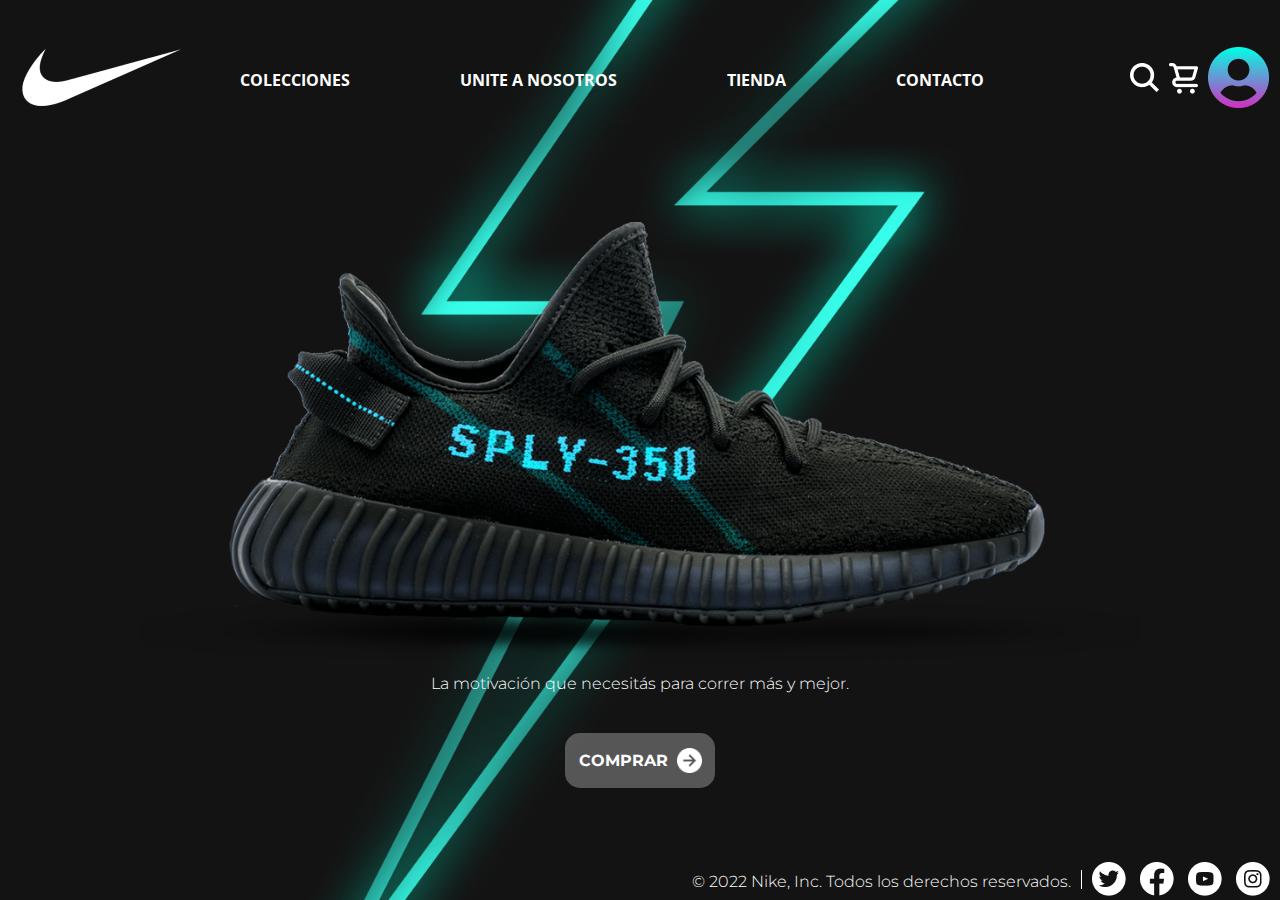
<file: Nike-Storm/index.html>
<!DOCTYPE html>
<html lang="es">
<head>
    <meta charset="UTF-8">
    <meta http-equiv="X-UA-Compatible" content="IE=edge">
    <meta name="viewport" content="width=device-width, initial-scale=1.0">
    <title>Nike Storm</title>
    <link rel="stylesheet" href="./assets/css/style.css">
    <link rel="shortcut icon" href="./assets/img/favicon.png">
    <link rel="preconnect" href="https://fonts.googleapis.com">
    <link rel="preconnect" href="https://fonts.gstatic.com" crossorigin>
    <link href="https://fonts.googleapis.com/css2?family=Montserrat:wght@300;600;700;900&family=Open+Sans:wght@700;800&display=swap" rel="stylesheet">
</head>
<body>
    <header>
        <div class="header">
            <div class="header-nike">
                <a href="index.html" class="header-logo"><img src="assets/img/logo_nike.png" alt="Logo Nike"></a>
            </div>
            <nav>
                <ul class="nav-menu">
                    <li><a href="./pages/coleccion.html">COLECCIONES</a></li>
                    <li><a href="./pages/unite_a_nosotros.html">UNITE A NOSOTROS</a></li>
                    <li><a href="./pages/tienda.html">TIENDA</a></li>
                    <li><a href="./pages/contacto.html">CONTACTO</a></li>
                </ul>
            </nav>
            <div class="header-search">
                <div class="header-shop">
                    <a href="" class="header-lupa"><img src="assets/img/search.png" alt="Lupa"></a>
                    <a href="./pages/tienda.html" class="header-imgshop"><img src="assets/img/shop.png" alt="Tienda Nike"></a>
                    <a href="" class="icon-user"><img src="assets/img/icono_user.png" alt="Icono de usuario"></a>
                </div>
            </div>
        </div>
    </header>
    <main class="main-index">
        <section>
            <div class="main-conteiner">
                <div class="main-snikers">
                    <img src="assets/img/zapatilla_nike.png" alt="Zapatilla Nike Sply 350" class="main-snikers">
                </div>
                <!--<img src="assets/img/flecha1.png" alt="Flecha">
                <img src="assets/img/flecha2.png" alt="Flecha">-->
                <p class="main-message">La motivación que necesitás para correr más y mejor.</p>
                <div class="main-buy">
                    <a href="" class="main-buy1">COMPRAR<img src="assets/img/icono_comprar.png" alt="Flecha comprar"></a>  
                </div>
            </div> 
        </section>  
    </main>
    <footer>
        <div class="footer">
            <div class="footer-text">
                <a href="">© 2022 Nike, Inc. Todos los derechos reservados.</a>
            </div>
            <div class="footer-line">
                <img src="assets/img/linea_footer.png" alt="Linea de separacion del footer">
            </div>
            <div class="footer-icon">
                <a href=""><img src="assets/img/twitter.png" alt="Logo Twitter"></a>
                <a href=""><img src="assets/img/facebook.png" alt="Logo Facebook"></a>
                <a href=""><img src="assets/img/youtube.png" alt="Logo Youtube"></a>
                <a href=""><img src="assets/img/instagram.png" alt="Logo Instagram"></a>
            </div>
        </div>
    </footer>
</body>
</html>
</file>
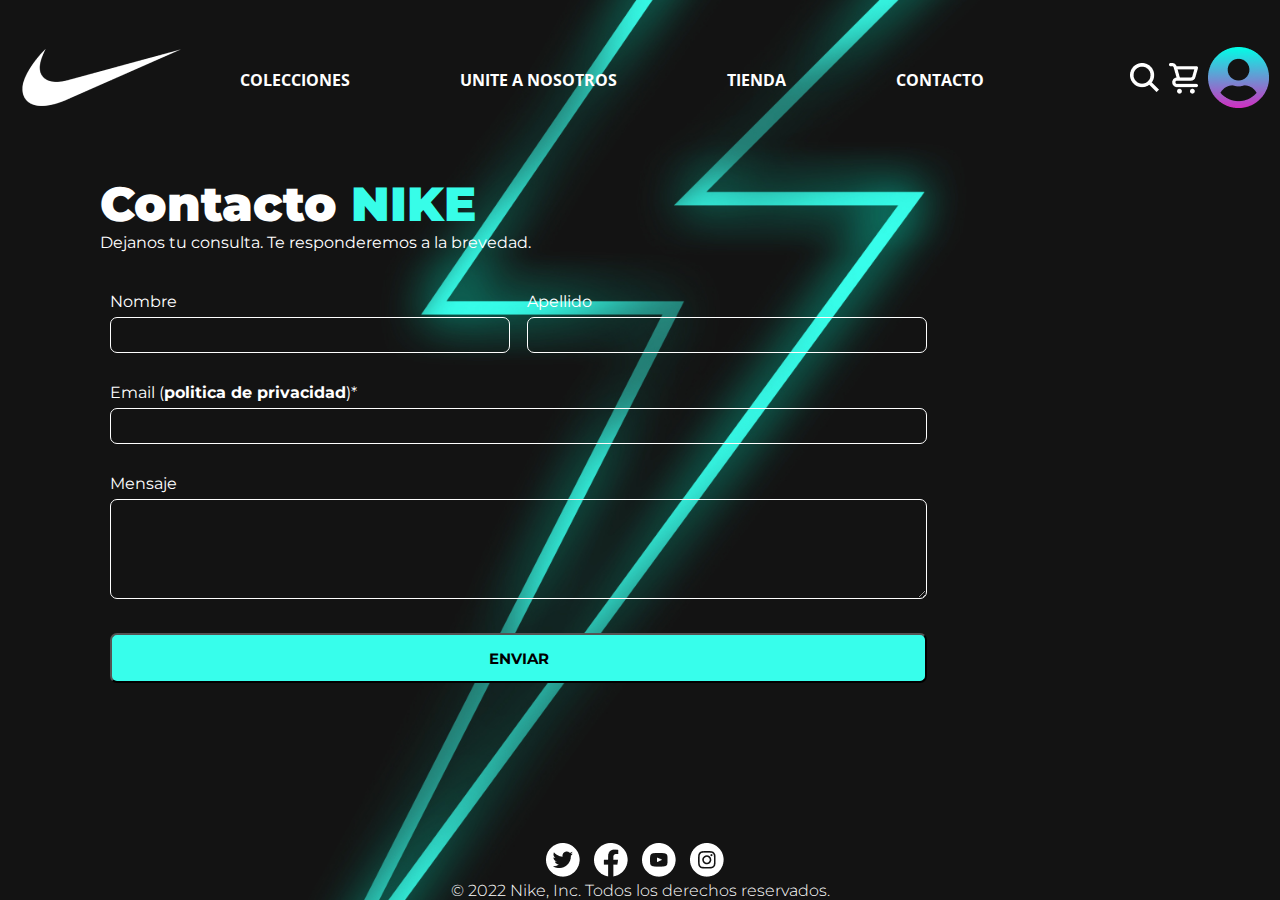
<file: Nike-Storm/pages/contacto.html>
<!DOCTYPE html>
<html lang="es">
<head>
    <meta charset="UTF-8">
    <meta http-equiv="X-UA-Compatible" content="IE=edge">
    <meta name="viewport" content="width=device-width, initial-scale=1.0">
    <title>Nike Storm</title>
    <link rel="stylesheet" href="../assets/css/style.css">
    <link rel="shortcut icon" href="../assets/img/favicon.png">
    <link rel="preconnect" href="https://fonts.googleapis.com">
    <link rel="preconnect" href="https://fonts.gstatic.com" crossorigin>
    <link href="https://fonts.googleapis.com/css2?family=Montserrat:wght@300;600;700;900&family=Open+Sans:wght@700;800&display=swap" rel="stylesheet">
</head>

<body>
    <header>
        <div class="header">
            <div class="header-nike">
                <a href="../index.html" class="header-logo"><img src="../assets/img/logo_nike.png" alt="Logo Nike"></a>
            </div>
            <nav>
                <ul class="nav-menu">
                    <li><a href="coleccion.html">COLECCIONES</a></li>
                    <li><a href="unite_a_nosotros.html">UNITE A NOSOTROS</a></li>
                    <li><a href="tienda.html">TIENDA</a></li>
                    <li><a href="contacto.html">CONTACTO</a></li>
                </ul>
            </nav>
            <div class="header-search">
                <div class="header-shop">
                    <a href="" class="header-lupa"><img src="../assets/img/search.png" alt="Lupa"></a>
                    <a href="tienda.html" class="header-imgshop"><img src="../assets/img/shop.png" alt="Tienda Nike"></a>
                    <a href="" class="icon-user"><img src="../assets/img/icono_user.png" alt="Icono de usuario"></a>
                </div>
            </div>
        </div>
    </header>
    <main class="main-contact">
        <section>
            <div class="main-text--contact">
                <h2>Contacto <span>NIKE</span></h2>
                <p>Dejanos tu consulta. Te responderemos a la brevedad.</p>
            </div>
            <div class="form-contact">
                <form action="">
                <div class="form-name">
                    <div>
                        <label for="nombre">
                            <div class="form-nombre1">
                                <span>Nombre</span>
                            </div>
                            <input type="text" id="nombre" required>
                        </label>
                    </div>
                    <div class="form-gap">
                        <label for="apellido">
                            <div class="form-surname1">
                                <span>Apellido</span>
                            </div>
                            <input type="text" id="apellido" required>
                        </label>
                    </div>
                </div>
                    <div class="form-email">
                        <label for="email">
                            <div class="email">
                                <p>Email (<span>politica de privacidad</span>)*</p>
                            </div>
                            <input type="email" id="email" required>
                        </label>
                    </div>
                    <div class="form-message">
                        <div>
                        <label for="mensaje">
                            <div class="form-paragraph">
                                <p>Mensaje</p>
                            </div>
                            <textarea name="" id="mensaje" cols="30" rows="10" required></textarea>
                        </label>
                    </div>
                    <div class="form-submit">
                        <input type="submit" value="ENVIAR">
                    </div>
                </form>
            </div>
        </section>      
    </main>
    <footer>
        <div class="footer1">
            <a href="">© 2022 Nike, Inc. Todos los derechos reservados.</a>    
            <div class="footer-icon1">
                <a href=""><img src="../assets/img/twitter.png" alt="Logo Twitter"></a>
                <a href=""><img src="../assets/img/facebook.png" alt="Logo Facebook"></a>
                <a href=""><img src="../assets/img/youtube.png" alt="Logo Youtube"></a>
                <a href=""><img src="../assets/img/instagram.png" alt="Logo Instagram"></a>
            </div>
        </div>
    </footer>
</body>
</html>
</file>
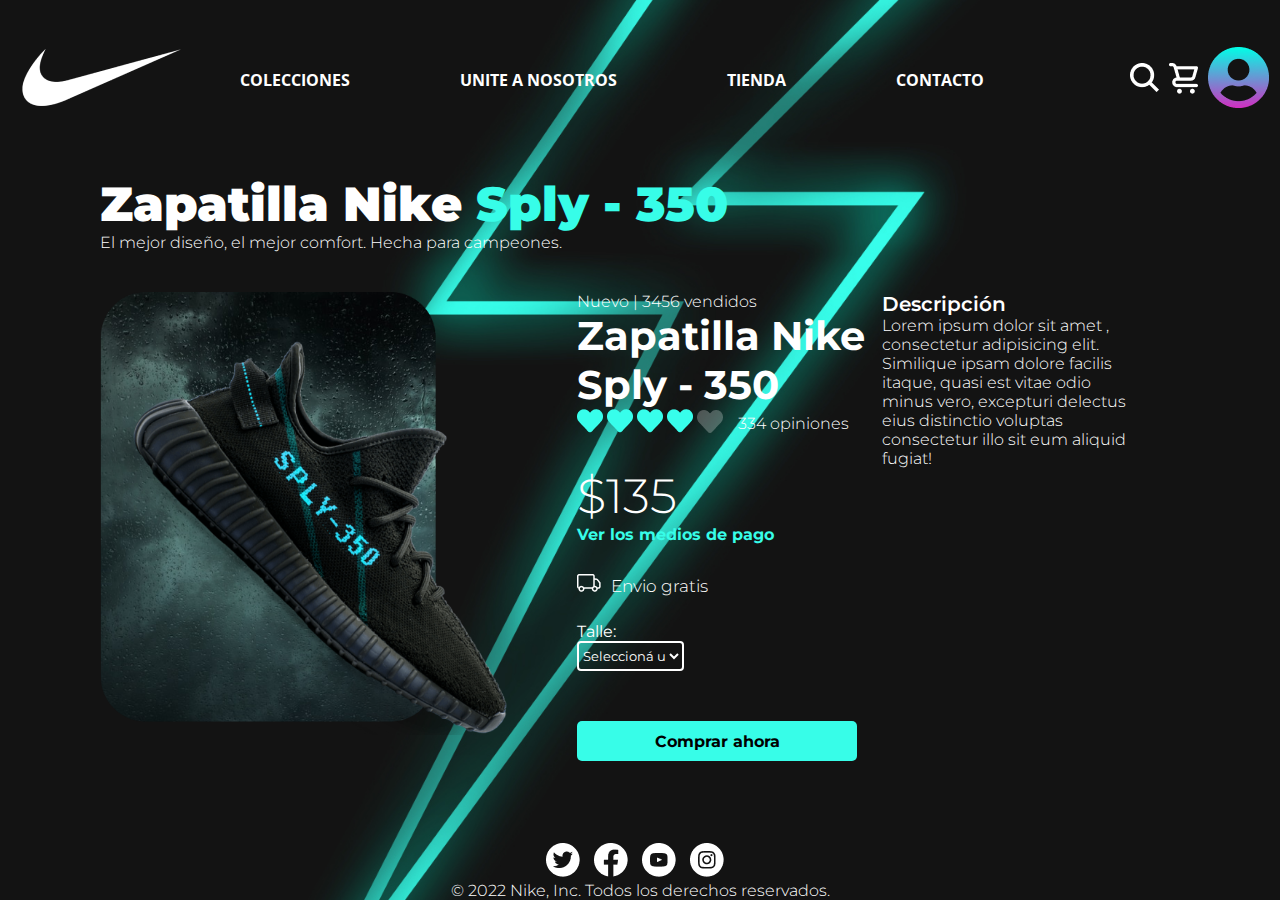
<file: Nike-Storm/pages/tienda.html>
<!DOCTYPE html>
<html lang="es">
<head>
    <meta charset="UTF-8">
    <meta http-equiv="X-UA-Compatible" content="IE=edge">
    <meta name="viewport" content="width=device-width, initial-scale=1.0">
    <title>Nike Storm</title>
    <link rel="stylesheet" href="../assets/css/style.css">
    <link rel="shortcut icon" href="../assets/img/favicon.png">
    <link rel="preconnect" href="https://fonts.googleapis.com">
    <link rel="preconnect" href="https://fonts.gstatic.com" crossorigin>
    <link href="https://fonts.googleapis.com/css2?family=Montserrat:wght@300;600;700;900&family=Open+Sans:wght@700;800&display=swap" rel="stylesheet">
</head>

<body>
    <header>
        <div class="header">
            <div class="header-nike">
                <a href="../index.html" class="header-logo"><img src="../assets/img/logo_nike.png" alt="Logo Nike"></a>
            </div>
            <nav>
                <ul class="nav-menu">
                    <li><a href="coleccion.html">COLECCIONES</a></li>
                    <li><a href="unite_a_nosotros.html">UNITE A NOSOTROS</a></li>
                    <li><a href="tienda.html">TIENDA</a></li>
                    <li><a href="contacto.html">CONTACTO</a></li>
                </ul>
            </nav>
            <div class="header-search">
                <div class="header-shop">
                    <a href="" class="header-lupa"><img src="../assets/img/search.png" alt="Lupa"></a>
                    <a href="tienda.html" class="header-imgshop"><img src="../assets/img/shop.png" alt="Tienda Nike"></a>
                    <a href="" class="icon-user"><img src="../assets/img/icono_user.png" alt="Icono de usuario"></a>
                </div>
            </div>
        </div>
    </header>
    <main class="main-shop">
        <section>
            <div class="main-shop--text">
                <h2>Zapatilla Nike <span>Sply - 350</span></h2>
                <p>El mejor diseño, el mejor comfort. Hecha para campeones.</p>
            </div>
            <div class="main-shop1">
                <div class="main-shop--image">
                    <img src="../assets/img/tienda_zapatilla.png" alt="Zapatilla Nike Sply 350">
                </div>
                <div class="main-shop2">
                    <p>Nuevo | 3456 vendidos</p>
                    <h3>Zapatilla Nike Sply - 350 </h3>
                    <div class="main-shop3">
                        <div>
                            <a href=""><img src="../assets/img/corazonon.png" alt=""></a>
                            <a href=""><img src="../assets/img/corazonon.png" alt=""></a>
                            <a href=""><img src="../assets/img/corazonon.png" alt=""></a>
                            <a href=""><img src="../assets/img/corazonon.png" alt=""></a>
                            <a href=""><img src="../assets/img/corazonoff.png" alt=""></a>
                        </div>
                        <p>334 opiniones</p>
                    </div>
                    <div class="main-shop4">
                        <p>$135</p>
                        <a href="">Ver los medios de pago</a>
                        <div class="main-shop5">
                            <p><img src="../assets/img/envio_logo.png" alt="">Envio gratis</p>
                        </div>
                    </div>
                    <div class="form-shop">
                        <form action="">
                                <legend>Talle:</legend>
                                <select name="form-talle" class="form-select">
                                    <option selected disabled value="inicio">Seleccioná una opción</option>
                                    <option value="talle1">35</option>
                                    <option value="talle2">37</option>
                                    <option value="talle3">38</option>
                                </select>
                        </form>
                    </div>
                    <div class="main-shop6">
                        <a href="">Comprar ahora</a>
                    </div>
                </div>
                <div class="main-shop7">
                    <h4>Descripción</h4>
                    <p>Lorem ipsum <span>dolor sit amet , consectetur adipisicing elit. Similique ipsam dolore facilis itaque, quasi est vitae odio minus vero, excepturi delectus eius distinctio voluptas consectetur illo sit eum aliquid fugiat!</span></p>
                </div>
            </div>
        </section>
    </main>
    <footer>
        <div class="footer1">
            <a href="">© 2022 Nike, Inc. Todos los derechos reservados.</a>    
            <div class="footer-icon1">
                <a href=""><img src="../assets/img/twitter.png" alt="Logo Twitter"></a>
                <a href=""><img src="../assets/img/facebook.png" alt="Logo Facebook"></a>
                <a href=""><img src="../assets/img/youtube.png" alt="Logo Youtube"></a>
                <a href=""><img src="../assets/img/instagram.png" alt="Logo Instagram"></a>
            </div>
        </div>
    </footer>
</body>
</html>
</file>
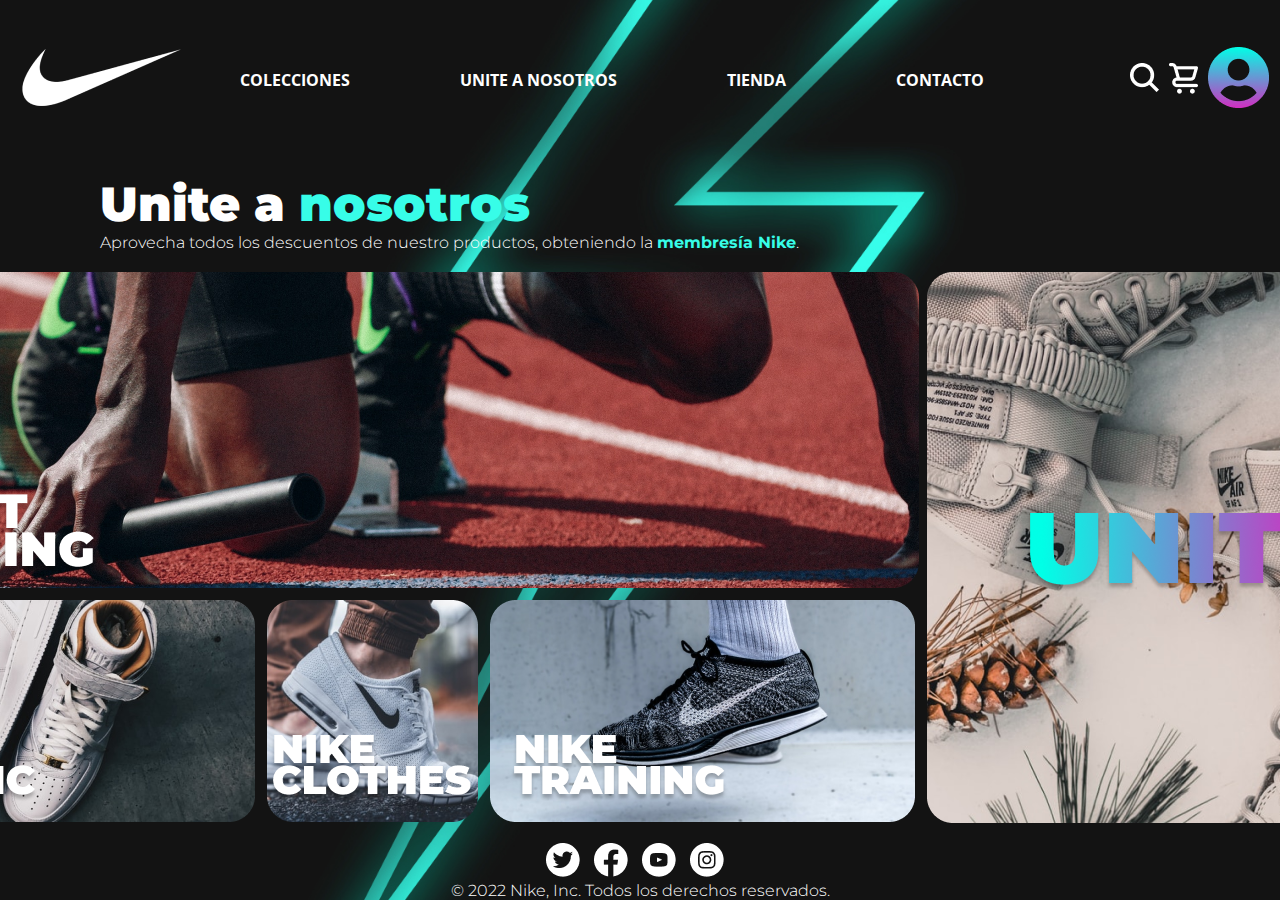
<file: Nike-Storm/pages/unite_a_nosotros.html>
<!DOCTYPE html>
<html lang="es">
<head>
    <meta charset="UTF-8">
    <meta http-equiv="X-UA-Compatible" content="IE=edge">
    <meta name="viewport" content="width=device-width, initial-scale=1.0">
    <title>Nike Storm</title>
    <link rel="stylesheet" href="../assets/css/style.css">
    <link rel="shortcut icon" href="../assets/img/favicon.png">
    <link rel="preconnect" href="https://fonts.googleapis.com">
    <link rel="preconnect" href="https://fonts.gstatic.com" crossorigin>
    <link href="https://fonts.googleapis.com/css2?family=Montserrat:wght@300;600;700;900&family=Open+Sans:wght@700;800&display=swap" rel="stylesheet">
</head>

<body>
    <header>
        <div class="header">
            <div class="header-nike">
                <a href="../index.html" class="header-logo"><img src="../assets/img/logo_nike.png" alt="Logo Nike"></a>
            </div>
            <nav>
                <ul class="nav-menu">
                    <li><a href="coleccion.html">COLECCIONES</a></li>
                    <li><a href="unite_a_nosotros.html">UNITE A NOSOTROS</a></li>
                    <li><a href="tienda.html">TIENDA</a></li>
                    <li><a href="contacto.html">CONTACTO</a></li>
                </ul>
            </nav>
            <div class="header-search">
                <div class="header-shop">
                    <a href="" class="header-lupa"><img src="../assets/img/search.png" alt="Lupa"></a>
                    <a href="tienda.html" class="header-imgshop"><img src="../assets/img/shop.png" alt="Tienda Nike"></a>
                    <a href="" class="icon-user"><img src="../assets/img/icono_user.png" alt="Icono de usuario"></a>
                </div>
            </div>
        </div>
    </header>
    <main class="main-join">
        <section class="join">
            <h2>Unite a <span>nosotros</span></h2>
            <p class="join-text">Aprovecha todos los descuentos de nuestro productos, obteniendo la <span>membresía Nike</span>.</p>
            <div class="join-conteiner">
                <div class="article1">
                    <a href="">
                        <img src="../assets/img/foto1.png" alt="Nike Sport Running" class="article-img1">
                    </a>
                </div>
                <div class="article2">
                    <a href="">
                        <img src="../assets/img/foto2.png" alt="Nike Classic" class="article-img2">
                    </a>
                </div>
                <div class="article3">
                    <a href="">
                        <img src="../assets/img/foto3.png" alt="Nike Clothes" class="article-img3">
                    </a>
                </div>
                <div class="article4">
                    <a href="">
                        <img src="../assets/img/foto4.png" alt="Nike Training" class="article-img4">
                    </a>
                </div>
                <div class="article5">
                    <a href="">
                        <img src="../assets/img/foto5.png" alt="Unite boton" class="article-img5">
                    </a>
                </div>
            </div>
        </section>
    </main>
    <footer>
        <div class="footer1">
            <a href="">© 2022 Nike, Inc. Todos los derechos reservados.</a>    
            <div class="footer-icon1">
                <a href=""><img src="../assets/img/twitter.png" alt="Logo Twitter"></a>
                <a href=""><img src="../assets/img/facebook.png" alt="Logo Facebook"></a>
                <a href=""><img src="../assets/img/youtube.png" alt="Logo Youtube"></a>
                <a href=""><img src="../assets/img/instagram.png" alt="Logo Instagram"></a>
            </div>
        </div>
    </footer>
</body>
</html>
</file>
<file: Nike-Storm/assets/css/style.css>
*{
    margin: 0;
    padding: 0;
    text-decoration: none;
    list-style: none;
    box-sizing: border-box;
}

body{
    background-image: url(../img/Fondo2.jpg);
    background-position: center;
    background-size: cover;
    background-repeat: no-repeat;
    background-attachment: fixed;
}


/*---------Pagina INDEX---------*//*---------Pagina INDEX---------*//*---------Pagina INDEX---------*/
/*---------Pagina INDEX---------*//*---------Pagina INDEX---------*//*---------Pagina INDEX---------*/
/*---------Pagina INDEX---------*//*---------Pagina INDEX---------*//*---------Pagina INDEX---------*/


.header{
    display: flex;
    flex-direction: row;
    justify-content: space-between;
    margin-top: 45px;
    align-items: center;
}
.header-nike{
    display: flex;    
    justify-content: space-between;
    padding-left: 17px;
}
.header-shop{
    display: flex;
    align-items: center;
    flex-direction: row;
    justify-content: center;
}
.header-shop a{
padding-right: 10px;
}
header nav ul{
    list-style: none;
    display: flex;
    justify-content: center; 
}
header nav ul  li{
    padding-left: 10px;
    padding-right: 100px;
}
header nav ul a{
    font-family: 'Open Sans', sans-serif;
    color: white;
    font-weight: 700;
    text-decoration: none;
}
.main-index{
    font-family: 'Montserrat', sans-serif;
    color: white;
    text-align: center;
    padding-top: 100px;
}
.main-conteiner{
    min-height: calc(100vh - 218px - );
}
.main-snikers img{
    width: 1000px;
}
.main-message{
    color: white;
    font-weight: 300;
    text-align: center;
}
.main-buy{
    display: flex;
    justify-content: center;
    text-decoration: none;
    margin-top: 40px;
}
.main-buy a{
    color: white;
    font-weight: 700;
    width: 150px;
    height: 55px;
    border-radius: 15px;
    background-color: #d9d9d957;
    display: flex;
    justify-content: center;
    align-items: center;
}
.main-buy img{
    width: 25px;
    height: 25px;
    margin-left: 9px;
}

/*----------FOOTER----------*//*----------FOOTER----------*//*----------FOOTER----------*/

.footer{
    display: flex;
    justify-content: flex-end;
    margin-right: 17px;
    align-items: center;
    position: absolute;
    bottom: 0;
    left: 0;
    right: 0;
    height: auto;
    width: 100vw;
    padding-top: 123px;
    color: #fff;
}
.footer-text a{
    font-family: 'Montserrat', sans-serif;
    color: white;
    font-weight: 300;
    text-align: right;
    text-decoration: none;
}
.footer-line{
    margin-left: 10px;
    margin-right: 10px;
}
.footer-icon a{
    margin-right: 10px;
}

/*---------Pagina COLECCIÓN---------*//*---------Pagina COLECCIÓN---------*//*---------Pagina COLECCIÓN---------*/
/*---------Pagina COLECCIÓN---------*//*---------Pagina COLECCIÓN---------*//*---------Pagina COLECCIÓN---------*/
/*---------Pagina COLECCIÓN---------*//*---------Pagina COLECCIÓN---------*//*---------Pagina COLECCIÓN---------*/


.main-coleccion{
    font-family: 'Montserrat', sans-serif;
    color: white;
    margin-top: 60px;
}
.main p{
    text-align: start;
    margin-left: 100px;
    font-weight: 300;
}
.coleccion{
    display: flex;
    align-items: center;
}
.coleccion h2{
    text-align: start;
    font-weight: 900;
    font-size: 48px;
    margin-left: 100px;
}
.coleccion a{
    margin-top: 12px;
    margin-left: 30px;
}
.coleccion span{
    color: #37FEEB;
}
.coleccion-conteiner{
    display: flex;
    flex-direction: row;
    padding-left: 120px;
    margin-top: 30px;
}
.coleccion-article{
    display: flex;
    flex-direction: column;
    margin-right: 48px;
    
}

.coleccion-article p{
    font-weight: 700;
    font-size: 24px;
    text-align: start;
}
.coleccion-heart{
    position: absolute;
    margin-left: 200px;
    margin-top: 25px;
}
.coleccion-article span{
    line-height: 27px;
    display: block;
}
.coleccion-price{
    margin-top: 18px;
    display: flex;
    justify-content: space-between;
    align-items: center;
}
.coleccion-price p{
    font-weight: 900;
    font-size: 37px;
    
}
.coleccion-done a{
    color: rgb(0, 0, 0);
    font-weight: 700;
    width: 100px;
    height: 40px;
    border-radius: 20px;
    background-color: #37FDE8;
    display: flex;
    justify-content: center;
    align-items: center;

}

/*---------FOOTER---------*//*---------FOOTER---------*//*---------FOOTER---------*/

.footer1{
    display: flex;
    justify-content: center;
    flex-direction: column-reverse;
    margin-right: 0px;
    align-items: center;
    position: absolute;
    bottom: 0;
    left: 0;
    right: 0;
    height: auto;
    width: 100vw;
    margin-top: 123px;
    color: #fff;
}
.footer1 a{
    font-family: 'Montserrat', sans-serif;
    color: white;
    font-weight: 300;
    text-align: right;
    text-decoration: none;
}
.footer-icon1{
    margin-bottom: 0px;
}
.footer-icon1 a{
    margin-right: 10px;
}


/*---------Pagina UNITE A NOSOTROS---------*//*---------Pagina UNITE A NOSOTROS---------*//*---------Pagina UNITE A NOSOTROS---------*/
/*---------Pagina UNITE A NOSOTROS---------*//*---------Pagina UNITE A NOSOTROS---------*//*---------Pagina UNITE A NOSOTROS---------*/
/*---------Pagina UNITE A NOSOTROS---------*//*---------Pagina UNITE A NOSOTROS---------*//*---------Pagina UNITE A NOSOTROS---------*/


.main-join{
    font-family: 'Montserrat', sans-serif;
    color: white;
    margin-top: 60px;
}
.join{
    font-family: 'Montserrat', sans-serif;
}
.join h2{
    font-weight: 900;
    font-size: 48px;
    text-align: start;
    margin-left: 100px;
}
.join span{
    color: #37FDE8;
}
.join-text span{
    font-weight: 700;
}
.join p{
    font-weight: 300;
    text-align: start;
    margin-left: 100px;
}
.join-conteiner{
    display: grid;
    grid-template-columns: 425px 211px 425px 524px;
    grid-template-rows: 316px 222px;
    column-gap: 12px;
    row-gap: 12px;
    grid-template-areas: "article1 article1 article1 article5"
                        "article2 article3 article4 article5";
    justify-content: center;
    margin-top: 20px;
}
.article1{
    grid-area: article1;
}
.article2{
    grid-area: article2;
}
.article3{
    grid-area: article3;
}
.article4{
    grid-area: article4;
}
.article5{
    grid-area: article5;
}


/*---------Pagina TIENDA---------*//*---------Pagina TIENDA---------*//*---------Pagina TIENDA---------*/
/*---------Pagina TIENDA---------*//*---------Pagina TIENDA---------*//*---------Pagina TIENDA---------*/
/*---------Pagina TIENDA---------*//*---------Pagina TIENDA---------*//*---------Pagina TIENDA---------*/


.main-shop{
    font-family: 'Montserrat', sans-serif;
    color: white;
    margin-top: 60px;
}
.main-shop--text h2{
    margin-left: 100px;
    font-weight: 900;
    font-size: 48px;
}
.main-shop--text span{
    color: #37FDE8;
}
.main-shop--text p{
    margin-left: 100px;
}
.main-shop a{
    color: white;
    font-weight: 700;
}
.main-shop h3{
    font-weight: 700;
    font-size: 40px;
}
.main-shop h4{
    font-weight: 600;
    font-size: 20px;
}
.main-shop p{
    font-weight: 300;
}
.main-shop1{
    display: flex;
    margin-top: 40px;
    margin-left: 100px;
}
.main-shop--image img{
    width: 407px;
}
.main-shop2{
    margin-left: 70px;
    width: 2000px;
}
.main-shop3{
    display: flex;
    align-items: center;
}
.main-shop3 p{
    margin-left: 15px;
}
.main-shop4 p{
    font-size: 48px;
    margin-top: 30px;
}
.main-shop4 a{
    color: #37FDE8;
}
.main-shop5{
    margin-top: 0.1px;
    margin-bottom: 26px;
}
.main-shop5 p{
    font-size: 17px;
}
.main-shop5 img{
    margin-right: 10px;
}
.form-select{
    font-family: 'Montserrat', sans-serif;
    color: rgb(255, 255, 255);
    width: 35%;
    height: 30px;
    background: #00000000;
    border-radius: 4px;
    border: 2px solid white;
    font-size: 13px;
}
.form-select option{
    background: #222222;
}
.main-shop6 a{
    margin-top: 50px;
    color: rgb(0, 0, 0);
    font-weight: 700;
    width: 280px;
    height: 40px;
    border-radius: 5px;
    background-color: #37FDE8;
    display: flex;
    justify-content: center;
    align-items: center;
}
.main-shop7{
    margin-right: 150px;
}

/*---------Pagina CONTACTO---------*//*---------Pagina CONTACTO---------*//*---------Pagina CONTACTO---------*/
/*---------Pagina CONTACTO---------*//*---------Pagina CONTACTO---------*//*---------Pagina CONTACTO---------*/
/*---------Pagina CONTACTO---------*//*---------Pagina CONTACTO---------*//*---------Pagina CONTACTO---------*/


.main-contact{
    font-family: 'Montserrat', sans-serif;
    color: white;
    margin-top: 60px;
}
.main-text--contact{
    margin-left: 100px;
}
.main-text--contact h2{
    font-weight: 900;
    font-size: 48px;
}
.main-text--contact span{
    color: #37FDE8;
}
.form-contact{
    display: flex;
    margin-left: 110px;
    margin-top: 40px;
}
.form-name{
    display: flex;
    flex-direction: row;
}
.form-name input{
    font-family: 'Montserrat', sans-serif;
    color: rgb(255, 255, 255);
    width: 400px;
    height: 36px;
    background: #00000000;
    border-radius: 7px;
    border: 1px solid white;
    font-size: 15px;
}
.form-nombre1{
    margin-bottom: 6px;
}
.form-surname1{
    margin-bottom: 6px;
}
.form-gap{
    margin-left: 17px;
}
.form-email{
    margin-top: 30px;
}
.email{
    margin-bottom: 6px;
}
.email span{
    font-weight: 700;
}
.form-email input{
    font-family: 'Montserrat', sans-serif;
    color: rgb(255, 255, 255);
    width: 817px;
    height: 36px;
    background: #00000000;
    border-radius: 7px;
    border: 1px solid white;
    font-size: 15px;
}

.form-message{
    margin-top: 30px;
}
.form-paragraph{
    margin-bottom: 6px;
}
.form-message textarea{
    font-family: 'Montserrat', sans-serif;
    color: rgb(255, 255, 255);
    width: 817px;
    height: 100px;
    background: #00000000;
    border-radius: 7px;
    border: 1px solid white;
    font-size: 15px;
}
.form-submit{
    margin-top: 30px;
}
.form-submit input{
    font-family: 'Montserrat', sans-serif;
    color: rgb(0, 0, 0);
    width: 817px;
    height: 50px;
    background: #37FEEB;
    border-radius: 7px;
    font-size: 15px;
    font-weight: 700;
}

/*RANGO PARA NOTEBOOKS*//*RANGO PARA NOTEBOOKS*//*RANGO PARA NOTEBOOKS*/
/*RANGO PARA NOTEBOOKS*//*RANGO PARA NOTEBOOKS*//*RANGO PARA NOTEBOOKS*/

@media(max-width:1200px){
    .header{
        display: flex;
        flex-direction: row;
        justify-content: space-between;
        margin-top: 45px;
        align-items: center;
    }
    .header-nike{
        display: flex;    
        justify-content: space-between;
        padding-left: 17px;
    }
    .header-shop{
        display: flex;
        align-items: center;
        flex-direction: row;
        justify-content: center;
    }
    .header-shop a{
    padding-right: 10px;
    }
    header nav ul{
        list-style: none;
        display: flex;
        justify-content: center; 
    }
    header nav ul  li{
        padding-left: 10px;
        padding-right: 100px;
    }
    header nav ul a{
        font-family: 'Open Sans', sans-serif;
        color: white;
        font-weight: 700;
        text-decoration: none;
    }
    .main-index{
        font-family: 'Montserrat', sans-serif;
        color: white;
        text-align: center;
        padding-top: 50px;
    }
    .main-conteiner{
        min-height: calc(100vh - 218px );
    }
    .main-snikers img{
        width: 1000px;
    }
    .main-message{
        color: white;
        font-weight: 300;
        text-align: center;
    }
    .main-buy{
        display: flex;
        justify-content: center;
        text-decoration: none;
        margin-top: 65px;
    }
    .main-buy a{
        color: white;
        font-weight: 700;
        width: 150px;
        height: 55px;
        border-radius: 15px;
        background-color: #d9d9d957;
        display: flex;
        justify-content: center;
        align-items: center;
    }
    .main-buy img{
        width: 25px;
        height: 25px;
        margin-left: 9px;
    }
    
    /*----------FOOTER----------*//*----------FOOTER----------*//*----------FOOTER----------*/
    
    .footer{
        display: flex;
        justify-content: flex-end;
        margin-right: 17px;
        align-items: center;
        position: absolute;
        bottom: 0;
        left: 0;
        right: 0;
        height: auto;
        width: 100vw;
        padding-top: 123px;
        color: #fff;
    }
    .footer-text a{
        font-family: 'Montserrat', sans-serif;
        color: white;
        font-weight: 300;
        text-align: right;
        text-decoration: none;
    }
    .footer-line{
        margin-left: 10px;
        margin-right: 10px;
    }
    .footer-icon a{
        margin-right: 10px;
    }
    
    /*---------Pagina COLECCIÓN---------*//*---------Pagina COLECCIÓN---------*//*---------Pagina COLECCIÓN---------*/
    /*---------Pagina COLECCIÓN---------*//*---------Pagina COLECCIÓN---------*//*---------Pagina COLECCIÓN---------*/
    /*---------Pagina COLECCIÓN---------*//*---------Pagina COLECCIÓN---------*//*---------Pagina COLECCIÓN---------*/
    
    .main-coleccion{
        font-family: 'Montserrat', sans-serif;
        color: white;
        margin-top: 60px;
    }
    .main p{
        text-align: start;
        margin-left: 30px;
        font-weight: 300;
        font-size: 14px;
    }
    .coleccion{
        display: flex;
        align-items: center;
    }
    .coleccion h2{
        text-align: start;
        font-weight: 900;
        font-size: 28px;
        margin-left: 30px;
    }
    .coleccion a{
        margin-top: 12px;
        margin-left: 10px;
        width: 10px;
    }
    .coleccion span{
        color: #37FEEB;
    }
    .coleccion-conteiner{
        display: grid;
        grid-template-columns: auto auto auto;
        grid-template-rows: auto auto;
        padding-left: 0px;
        justify-content: center;
        row-gap: 20px;
        column-gap: 10px;
        grid-template-areas: "coleccion-conteiner2 coleccion-conteiner3 coleccion-conteiner4"
                            "coleccion-conteiner5 coleccion-conteiner6 coleccion-conteiner7";
    }
    .coleccion-article2{
        grid-area: coleccion-article2;
    }
    .coleccion-article3{
        grid-area: coleccion-article3;
    }
    .coleccion-article4{
        grid-area: coleccion-article4;
    }
    .coleccion-article5{
        grid-area: coleccion-article5;
    }
    .coleccion-article6{
        grid-area: coleccion-article6;
    }
    .coleccion-article7{
        grid-area: coleccion-article7;
    }
    .coleccion-article {
        display: flex;
        flex-direction: column;
    }
    .coleccion-article a{
        width: 100px;
    }
    .coleccion-article img{
        width: 90px;
    }
    .coleccion-heart img{
        width: 10px;
    }
    .coleccion-article p{
        font-weight: 700;
        font-size: 12px;
        text-align: start;
    }
    .coleccion-heart{
        position: absolute;
        margin-left: 70px;
        margin-top: 5px;
    }
    .coleccion-article span{
        line-height: 17px;
        display: block;
    }
    .coleccion-price{
        margin-top: 18px;
        display: flex;
        justify-content: space-between;
        align-items: center;
    }
    .coleccion-price p{
        font-weight: 900;
        font-size: 17px;
        
    }
    .coleccion-done a{
        color: rgb(0, 0, 0);
        font-weight: 700;
        font-size: 10px;
        width: 60px;
        height: 20px;
        border-radius: 20px;
        background-color: #37FDE8;
        display: flex;
        justify-content: center;
        align-items: center;
        margin-left: 0px;
    }

    /*---------FOOTER---------*//*---------FOOTER---------*//*---------FOOTER---------*/

    .footer1{
        display: flex;
        justify-content: center;
        flex-direction: column-reverse;
        margin-right: 0px;
        align-items: center;
        position: absolute;
        bottom: 0;
        left: 0;
        right: 0;
        height: auto;
        width: 100vw;
        margin-top: 123px;
        color: #fff;
    }


    /*---------Pagina UNITE A NOSOTROS---------*//*---------Pagina UNITE A NOSOTROS---------*//*---------Pagina UNITE A NOSOTROS---------*/
    /*---------Pagina UNITE A NOSOTROS---------*//*---------Pagina UNITE A NOSOTROS---------*//*---------Pagina UNITE A NOSOTROS---------*/
    /*---------Pagina UNITE A NOSOTROS---------*//*---------Pagina UNITE A NOSOTROS---------*//*---------Pagina UNITE A NOSOTROS---------*/


    .main-join{
        font-family: 'Montserrat', sans-serif;
        color: white;
        margin-top: 60px;
    }
    .join{
        font-family: 'Montserrat', sans-serif;
    }
    .join h2{
        font-weight: 900;
        font-size: 28px;
        text-align: start;
        margin-left: 30px;
    }
    .join span{
        color: #37FDE8;
    }
    .join-text span{
        font-weight: 700;
    }
    .join p{
        font-weight: 300;
        text-align: start;
        margin-left: 30px;
        font-size: 14px;
    }
    .join-conteiner{
        display: grid;
        grid-template-columns: 425px 211px 425px 524px;
        grid-template-rows: 316px 222px;
        column-gap: 12px;
        row-gap: 12px;
        grid-template-areas: "article1 article1 article1 article5"
                            "article2 article3 article4 article5";
        justify-content: center;
        margin-top: 20px;
    }
    .join-conteiner{
        display: grid;
        grid-template-columns: auto auto auto auto;
        grid-template-rows: auto auto;
        column-gap: 12px;
        row-gap: 30px;
        grid-template-areas: "article1 article1 article1 article5"
                            "article2 article3 article4 article5";
        justify-content: center;
        margin-top: 20px;
    }
    .article1 img{
        width: 776px;
    }
    .article2 img{
        width: 300px;
    }
    .article3 img{
        width: 150px;
    }
    .article4 img{
        width: 300px;
    }
    .article5 img{
        width: 374px;
    }
    .article1{
        width: 700px;
        height: 203.11px;
        grid-area: article1;
    }
    .article2{
        width: 300px;
        height: 156.7px;
        grid-area: article2;
    }
    .article3{
        width: 151px;
        height: 158.86px;
        grid-area: article3;
    }
    .article4{
        width: 300px;
        height: 156.7px;
        grid-area: article4;
    }
    .article5{
        grid-area: article5;
    }


    /*---------Pagina TIENDA---------*//*---------Pagina TIENDA---------*//*---------Pagina TIENDA---------*/
    /*---------Pagina TIENDA---------*//*---------Pagina TIENDA---------*//*---------Pagina TIENDA---------*/
    /*---------Pagina TIENDA---------*//*---------Pagina TIENDA---------*//*---------Pagina TIENDA---------*/


    .main-shop{
        font-family: 'Montserrat', sans-serif;
        color: white;
        margin-top: 60px;
    }
    .main-shop--text h2{
        margin-left: 30px;
        font-weight: 900;
        font-size: 28px;
    }
    .main-shop--text span{
        color: #37FDE8;
    }
    .main-shop--text p{
        margin-left: 30px;
        font-size: 14px;
    }
    .main-shop a{
        color: white;
        font-weight: 700;
    }
    .main-shop h3{
        font-weight: 700;
        font-size: 20px;
    }
    .main-shop h4{
        font-weight: 600;
        font-size: 20px;
    }
    .main-shop p{
        font-weight: 300;
    }
    .main-shop1{
        display: flex;
        margin-top: 40px;
        margin-left: 40px;
    }
    .main-shop--image img{
        width: 407px;
    }
    .main-shop2{
        margin-left: 70px;
        width: 2000px;
    }
    .main-shop3{
        display: flex;
        align-items: center;
    }
    .main-shop3 p{
        margin-left: 15px;
    }
    .main-shop4 p{
        font-size: 48px;
        margin-top: 30px;
    }
    .main-shop4 a{
        color: #37FDE8;
    }
    .main-shop5{
        margin-top: 0.1px;
        margin-bottom: 26px;
    }
    .main-shop5 p{
        font-size: 17px;
    }
    .main-shop5 img{
        margin-right: 10px;
    }
    .form-select{
        font-family: 'Montserrat', sans-serif;
        color: rgb(255, 255, 255);
        width: 170px;
        height: 30px;
        background: #00000000;
        border-radius: 4px;
        border: 2px solid white;
        font-size: 13px;
    }
    .form-select option{
        background: #222222;
    }
    .main-shop6 a{
        margin-top: 50px;
        color: rgb(0, 0, 0);
        font-weight: 700;
        width: 280px;
        height: 40px;
        border-radius: 5px;
        background-color: #37FDE8;
        display: flex;
        justify-content: center;
        align-items: center;
    }
    .main-shop7{
        margin-right: 40px;
        margin-left: 70px;
    }
    

    /*---------Pagina CONTACTO---------*//*---------Pagina CONTACTO---------*//*---------Pagina CONTACTO---------*/
    /*---------Pagina CONTACTO---------*//*---------Pagina CONTACTO---------*//*---------Pagina CONTACTO---------*/
    /*---------Pagina CONTACTO---------*//*---------Pagina CONTACTO---------*//*---------Pagina CONTACTO---------*/


    .main-contact{
        font-family: 'Montserrat', sans-serif;
        color: white;
        margin-top: 60px;
    }
    .main-text--contact{
        margin-left: 30px;
    }
    .main-text--contact h2{
        font-weight: 900;
        font-size: 28px;
    }
    .main-text--contact p{
        font-size: 14px;
    }
    .main-text--contact span{
        color: #37FDE8;
    }
    .form-contact{
        display: flex;
        margin-left: 0px;
        margin-top: 20px;
        justify-content: center;
    }
    .form-name{
        display: flex;
        flex-direction: column;
    }
    .form-name input{
        font-family: 'Montserrat', sans-serif;
        color: rgb(255, 255, 255);
        width: 400px;
        height: 36px;
        background: #00000000;
        border-radius: 7px;
        border: 1px solid white;
        font-size: 14px;
    }
    .form-nombre1{
        margin-bottom: 6px;
    }
    .form-surname1{
        margin-bottom: 6px;
    }
    .form-gap{
        margin-top: 30px;
        margin-left: 0px;
    }
    .form-email{
        margin-top: 30px;
    }
    .email{
        margin-bottom: 6px;
    }
    .email span{
        font-weight: 700;
    }
    .form-email input{
        font-family: 'Montserrat', sans-serif;
        color: rgb(255, 255, 255);
        width: 400px;
        height: 36px;
        background: #00000000;
        border-radius: 7px;
        border: 1px solid white;
        font-size: 15px;
    }
    .form-message{
        margin-top: 30px;
    }
    .form-paragraph{
        margin-bottom: 6px;
    }
    .form-message textarea{
        font-family: 'Montserrat', sans-serif;
        color: rgb(255, 255, 255);
        width: 400px;
        height: 100px;
        background: #00000000;
        border-radius: 7px;
        border: 1px solid white;
        font-size: 15px;
    }
    .form-submit{
        margin-top: 30px;
    }
    .form-submit input{
        font-family: 'Montserrat', sans-serif;
        color: rgb(0, 0, 0);
        width: 400px;
        height: 45px;
        background: #37FEEB;
        border-radius: 7px;
        font-size: 15px;
        font-weight: 700;
    }
    .contact-office{
        margin-left: 50px;
    }
    .contact-office img{
        width: 500px;
    }
    .contact-map{
        display: flex;
        align-items: center;
        margin-bottom: 6px;
    }
    .contact-map img{
        width: 20px;
    }
    .contact-map p{
        margin-left: 10px;
        font-weight: 700;
    }
}

/*RANGO PARA TABLETS*//*RANGO PARA TABLETS*//*RANGO PARA TABLETS*/
/*RANGO PARA TABLETS*//*RANGO PARA TABLETS*//*RANGO PARA TABLETS*/

@media(max-width:768px){
    .header{
        display: flex;
        flex-direction: column;
        justify-content: space-between;
        margin-top: 45px;
        align-items: center;
    }
    .header-nike{
        display: flex;    
        justify-content: space-between;
        padding-left: 17px;
        padding-bottom: 25px;
    }
    .header-shop{
        display: none;
        align-items: center;
        flex-direction: row;
        justify-content: center;
    }
    .header-shop a{
        padding-right: 10px;
    }
    header nav ul{
        list-style: none;
        display: flex;
        justify-content: center; 
        flex-direction: row;
    }
    header nav ul  li{
        padding-left: 10px;
        padding-right: 10px;
    }
    header nav ul a{
        font-family: 'Open Sans', sans-serif;
        color: white;
        font-weight: 700;
        text-decoration: none;
    }
    .main-conteiner{
        height: calc(100vh - 218px - );
    }
    .main-index{
        font-family: 'Montserrat', sans-serif;
        color: white;
        text-align: center;
        padding-top: 100px;
    }
    
    .main-snikers img{
        width: 100%;
    }
    .main-message{
        color: white;
        font-weight: 300;
        text-align: center;
    }
    .main-buy{
        display: flex;
        justify-content: center;
        text-decoration: none;
        margin-top: 50px;
    }
    .main-buy a{
        color: white;
        font-weight: 700;
        width: 150px;
        height: 55px;
        border-radius: 15px;
        background-color: #d9d9d957;
        display: flex;
        justify-content: center;
        align-items: center;
    }
    .main-buy img{
        width: 25px;
        height: 25px;
        margin-left: 9px;
    }
    
    /*----------FOOTER----------*//*----------FOOTER----------*//*----------FOOTER----------*/
    
    .footer{
        display: flex;
        justify-content: center;
        flex-direction: column-reverse;
        margin-right: 0px;
        align-items: center;
        position: absolute;
        bottom: 0;
        left: 0;
        right: 0;
        height: auto;
        width: 100vw;
        padding-top: 123px;
        color: #fff;
    }
    .footer-text a{
        font-family: 'Montserrat', sans-serif;
        color: white;
        font-weight: 300;
        text-align: right;
        text-decoration: none;
    }
    .footer-line{
        display: none;
        margin-left: 10px;
        margin-right: 10px;
    }
    .footer-icon a{
        margin-right: 10px;
    }

    /*---------Pagina COLECCIÓN---------*//*---------Pagina COLECCIÓN---------*//*---------Pagina COLECCIÓN---------*/
    /*---------Pagina COLECCIÓN---------*//*---------Pagina COLECCIÓN---------*//*---------Pagina COLECCIÓN---------*/
    /*---------Pagina COLECCIÓN---------*//*---------Pagina COLECCIÓN---------*//*---------Pagina COLECCIÓN---------*/
    
    .main-coleccion{
        font-family: 'Montserrat', sans-serif;
        color: white;
        margin-top: 60px;
    }
    .main p{
        text-align: start;
        margin-left: 30px;
        font-weight: 300;
        font-size: 14px;
    }
    .coleccion{
        display: flex;
        align-items: center;
    }
    .coleccion h2{
        text-align: start;
        font-weight: 900;
        font-size: 28px;
        margin-left: 30px;
    }
    .coleccion a{
        margin-top: 12px;
        margin-left: 10px;
        width: 10px;
    }
    .coleccion span{
        color: #37FEEB;
    }
    .coleccion-conteiner{
        display: grid;
        grid-template-columns: auto auto auto;
        grid-template-rows: auto auto;
        padding-left: 45px;
        justify-content: center;
        row-gap: 20px;
        column-gap: 12px;
        grid-template-areas: "coleccion-conteiner2 coleccion-conteiner3 coleccion-conteiner4"
                            "coleccion-conteiner5 coleccion-conteiner6 coleccion-conteiner7";
    }
    .coleccion-article2{
        grid-area: coleccion-article2;
    }
    .coleccion-article3{
        grid-area: coleccion-article3;
    }
    .coleccion-article4{
        grid-area: coleccion-article4;
    }
    .coleccion-article5{
        grid-area: coleccion-article5;
    }
    .coleccion-article6{
        grid-area: coleccion-article6;
    }
    .coleccion-article7{
        grid-area: coleccion-article7;
    }
    .coleccion-article {
        display: flex;
        flex-direction: column;
    }
    .coleccion-article a{
        width: 100px;
    }
    .coleccion-article img{
        width: 100px;
    }
    .coleccion-heart img{
        width: 10px;
    }
    .coleccion-article p{
        font-weight: 700;
        font-size: 12px;
        text-align: start;
    }
    .coleccion-heart{
        position: absolute;
        margin-left: 79px;
        margin-top: 5px;
    }
    .coleccion-article span{
        line-height: 17px;
        display: block;
    }
    .coleccion-price{
        margin-top: 18px;
        display: flex;
        justify-content: space-between;
        align-items: center;
    }
    .coleccion-price p{
        font-weight: 900;
        font-size: 17px;
        
    }
    .coleccion-done a{
        color: rgb(0, 0, 0);
        font-weight: 700;
        font-size: 10px;
        width: 60px;
        height: 20px;
        border-radius: 20px;
        background-color: #37FDE8;
        display: flex;
        justify-content: center;
        align-items: center;

    }

    /*---------FOOTER---------*//*---------FOOTER---------*//*---------FOOTER---------*/

    .footer1{
        display: flex;
        justify-content: center;
        flex-direction: column-reverse;
        margin-right: 0px;
        align-items: center;
        position: absolute;
        bottom: 0;
        left: 0;
        right: 0;
        height: auto;
        width: 100vw;
        margin-top: 123px;
        color: #fff;
    }


    /*---------Pagina UNITE A NOSOTROS---------*//*---------Pagina UNITE A NOSOTROS---------*//*---------Pagina UNITE A NOSOTROS---------*/
    /*---------Pagina UNITE A NOSOTROS---------*//*---------Pagina UNITE A NOSOTROS---------*//*---------Pagina UNITE A NOSOTROS---------*/
    /*---------Pagina UNITE A NOSOTROS---------*//*---------Pagina UNITE A NOSOTROS---------*//*---------Pagina UNITE A NOSOTROS---------*/


    .main-join{
        font-family: 'Montserrat', sans-serif;
        color: white;
        margin-top: 60px;
    }
    .join{
        font-family: 'Montserrat', sans-serif;
    }
    .join h2{
        font-weight: 900;
        font-size: 28px;
        text-align: start;
        margin-left: 30px;
    }
    .join span{
        color: #37FDE8;
    }
    .join-text span{
        font-weight: 700;
    }
    .join p{
        font-weight: 300;
        text-align: start;
        margin-left: 30px;
        font-size: 14px;
    }
    .join-conteiner{
        display: grid;
        grid-template-columns: 100px 100px 100px;
        grid-template-rows: 100px 100px 100px;
        grid-template-areas:"article5 article5 article5";
        margin-top: 70px;
        height: 319.66px;
    }
    .join-conteiner img{
        width: 100%;
    }
    .article3 img{
        width: 49px;
    }
    .article1{
        display: none;

    }
    .article2{
        display: none;

    }
    .article3{
        display: none;

    }
    .article4{
        display: none;
    }
    .article5{
        grid-area: article5;
    }


    /*---------Pagina TIENDA---------*//*---------Pagina TIENDA---------*//*---------Pagina TIENDA---------*/
    /*---------Pagina TIENDA---------*//*---------Pagina TIENDA---------*//*---------Pagina TIENDA---------*/
    /*---------Pagina TIENDA---------*//*---------Pagina TIENDA---------*//*---------Pagina TIENDA---------*/


    .main-shop{
        font-family: 'Montserrat', sans-serif;
        color: white;
        margin-top: 60px;
    }
    .main-shop--text h2{
        margin-left: 30px;
        font-weight: 900;
        font-size: 28px;
    }
    .main-shop--text span{
        color: #37FDE8;
    }
    .main-shop--text p{
        margin-left: 30px;
        font-size: 14px;
    }
    .main-shop a{
        color: white;
        font-weight: 700;
    }
    .main-shop h3{
        font-weight: 700;
        font-size: 20px;
    }
    .main-shop h4{
        font-weight: 600;
        font-size: 20px;
    }
    .main-shop p{
        font-weight: 300;
    }
    .main-shop1{
        display: grid;
        margin-top: 40px;
        margin-left: 120px;
        width: 207px;
        height: 225,14px;
        grid-template-columns: 220px 280px;
        grid-template-rows: auto auto;
    }
    .main-shop--image img{
        width: 220px;
    }
    .main-shop2{
        margin-left: 20px;
        width: 280px;
    }
    .main-shop3{
        display: flex;
        align-items: center;
    }
    .main-shop3 p{
        margin-left: 15px;
    }
    .main-shop4 p{
        font-size: 48px;
        margin-top: 30px;
    }
    .main-shop4 a{
        color: #37FDE8;
    }
    .main-shop5{
        margin-top: 0.1px;
        margin-bottom: 26px;
    }
    .main-shop5 p{
        font-size: 17px;
    }
    .main-shop5 img{
        margin-right: 10px;
    }
    .form-select{
        font-family: 'Montserrat', sans-serif;
        color: rgb(255, 255, 255);
        width: 200px;
        height: 30px;
        background: #00000000;
        border-radius: 4px;
        border: 2px solid white;
        font-size: 13px;
    }
    .form-select option{
        background: #222222;
    }
    .main-shop6 a{
        margin-top: 50px;
        color: rgb(0, 0, 0);
        font-weight: 700;
        width: 280px;
        height: 40px;
        border-radius: 5px;
        background-color: #37FDE8;
        display: flex;
        justify-content: center;
        align-items: center;
    }
    .main-shop7{
        margin-top: 10px;
        margin-right: 0px;
        margin-left: 0px;
    }
    .main-shop7 p{
        font-size: 14px;
    }
    .main-shop7 span{
        display: none;
    }
    

    /*---------Pagina CONTACTO---------*//*---------Pagina CONTACTO---------*//*---------Pagina CONTACTO---------*/
    /*---------Pagina CONTACTO---------*//*---------Pagina CONTACTO---------*//*---------Pagina CONTACTO---------*/
    /*---------Pagina CONTACTO---------*//*---------Pagina CONTACTO---------*//*---------Pagina CONTACTO---------*/


    .main-contact{
        font-family: 'Montserrat', sans-serif;
        color: white;
        margin-top: 60px;
    }
    .main-text--contact{
        margin-left: 30px;
    }
    .main-text--contact h2{
        font-weight: 900;
        font-size: 28px;
    }
    .main-text--contact p{
        font-size: 14px;
    }
    .main-text--contact span{
        color: #37FDE8;
    }
    .form-contact{
        display: flex;
        margin-left: 0px;
        margin-top: 20px;
        justify-content: center;
    }
    .form-name{
        display: flex;
        flex-direction: column;
    }
    .form-name input{
        font-family: 'Montserrat', sans-serif;
        color: rgb(255, 255, 255);
        width: 400px;
        height: 36px;
        background: #00000000;
        border-radius: 7px;
        border: 1px solid white;
        font-size: 14px;
    }
    .form-nombre1{
        margin-bottom: 6px;
    }
    .form-surname1{
        margin-bottom: 6px;
    }
    .form-gap{
        margin-top: 30px;
        margin-left: 0px;
    }
    .form-email{
        margin-top: 30px;
    }
    .email{
        margin-bottom: 6px;
    }
    .email span{
        font-weight: 700;
    }
    .form-email input{
        font-family: 'Montserrat', sans-serif;
        color: rgb(255, 255, 255);
        width: 400px;
        height: 36px;
        background: #00000000;
        border-radius: 7px;
        border: 1px solid white;
        font-size: 15px;
    }
    .form-message{
        margin-top: 30px;
    }
    .form-paragraph{
        margin-bottom: 6px;
    }
    .form-message textarea{
        font-family: 'Montserrat', sans-serif;
        color: rgb(255, 255, 255);
        width: 400px;
        height: 100px;
        background: #00000000;
        border-radius: 7px;
        border: 1px solid white;
        font-size: 15px;
    }
    .form-submit{
        margin-top: 30px;
    }
    .form-submit input{
        font-family: 'Montserrat', sans-serif;
        color: rgb(0, 0, 0);
        width: 400px;
        height: 45px;
        background: #37FEEB;
        border-radius: 7px;
        font-size: 15px;
        font-weight: 700;
    }
    .contact-office{
        display: none;
        margin-left: 0px;
    }
    .contact-map{
        display: flex;
        align-items: center;
        margin-bottom: 6px;
    }
    .contact-map p{
        margin-left: 0px;
        font-weight: 700;
    }
}

/*RANGO PARA CELULARES*//*RANGO PARA CELULARES*//*RANGO PARA CELULARES*/
/*RANGO PARA CELULARES*//*RANGO PARA CELULARES*//*RANGO PARA CELULARES*/

@media(max-width:576px){
    .header{
        display: flex;
        flex-direction: column;
        justify-content: space-between;
        margin-top: 45px;
        align-items: center;
    }
    .header-nike{
        display: flex;    
        justify-content: space-between;
        padding-left: 17px;
        padding-bottom: 25px;
    }
    .header-shop{
        display: none;
        align-items: center;
        flex-direction: row;
        justify-content: center;
    }
    .header-shop a{
        padding-right: 10px;
    }
    header nav ul{
        list-style: none;
        display: flex;
        justify-content: center; 
        flex-direction: row;
    }
    header nav ul  li{
        padding-left: 10px;
        padding-right: 10px;
    }
    header nav ul a{
        font-family: 'Open Sans', sans-serif;
        color: white;
        font-weight: 700;
        text-decoration: none;
    }
    .main-conteiner{
        height: calc(100vh - 218px - );
    }
    .main-index{
        font-family: 'Montserrat', sans-serif;
        color: white;
        text-align: center;
        padding-top: 100px;
    }
    
    .main-snikers img{
        width: 100%;
    }
    .main-message{
        color: white;
        font-weight: 300;
        text-align: center;
    }
    .main-buy{
        display: flex;
        justify-content: center;
        text-decoration: none;
        margin-top: 100px;
    }
    .main-buy a{
        color: white;
        font-weight: 700;
        width: 150px;
        height: 55px;
        border-radius: 15px;
        background-color: #d9d9d957;
        display: flex;
        justify-content: center;
        align-items: center;
    }
    .main-buy img{
        width: 25px;
        height: 25px;
        margin-left: 9px;
    }
    
    /*----------FOOTER----------*//*----------FOOTER----------*//*----------FOOTER----------*/
    
    .footer{
        display: flex;
        justify-content: center;
        flex-direction: column-reverse;
        margin-right: 0px;
        align-items: center;
        position: absolute;
        bottom: 0;
        left: 0;
        right: 0;
        height: auto;
        width: 100vw;
        padding-top: 123px;
        color: #fff;
    }
    .footer-text a{
        font-family: 'Montserrat', sans-serif;
        color: white;
        font-weight: 300;
        text-align: right;
        text-decoration: none;
    }
    .footer-line{
        display: none;
        margin-left: 10px;
        margin-right: 10px;
    }
    .footer-icon a{
        margin-right: 10px;
    }

    /*---------Pagina COLECCIÓN---------*//*---------Pagina COLECCIÓN---------*//*---------Pagina COLECCIÓN---------*/
    /*---------Pagina COLECCIÓN---------*//*---------Pagina COLECCIÓN---------*//*---------Pagina COLECCIÓN---------*/
    /*---------Pagina COLECCIÓN---------*//*---------Pagina COLECCIÓN---------*//*---------Pagina COLECCIÓN---------*/
    
    .main-coleccion{
        font-family: 'Montserrat', sans-serif;
        color: white;
        margin-top: 60px;
    }
    .main p{
        text-align: start;
        margin-left: 30px;
        font-weight: 300;
        font-size: 14px;
    }
    .coleccion{
        display: flex;
        align-items: center;
    }
    .coleccion h2{
        text-align: start;
        font-weight: 900;
        font-size: 28px;
        margin-left: 30px;
    }
    .coleccion a{
        margin-top: 12px;
        margin-left: 10px;
        width: 10px;
    }
    .coleccion span{
        color: #37FEEB;
    }
    .coleccion-conteiner{
        display: grid;
        grid-template-columns: auto auto auto;
        grid-template-rows: auto auto;
        padding-left: 45px;
        justify-content: center;
        row-gap: 20px;
        grid-template-areas: "coleccion-conteiner2 coleccion-conteiner3 coleccion-conteiner4"
                            "coleccion-conteiner5 coleccion-conteiner6 coleccion-conteiner7";
    }
    .coleccion-article2{
        grid-area: coleccion-article2;
    }
    .coleccion-article3{
        grid-area: coleccion-article3;
    }
    .coleccion-article4{
        grid-area: coleccion-article4;
    }
    .coleccion-article5{
        grid-area: coleccion-article5;
    }
    .coleccion-article6{
        grid-area: coleccion-article6;
    }
    .coleccion-article7{
        grid-area: coleccion-article7;
    }
    .coleccion-article {
        display: flex;
        flex-direction: column;
    }
    .coleccion-article a{
        width: 100px;
    }
    .coleccion-article img{
        width: 100px;
    }
    .coleccion-heart img{
        width: 10px;
    }
    .coleccion-article p{
        font-weight: 700;
        font-size: 12px;
        text-align: start;
    }
    .coleccion-heart{
        position: absolute;
        margin-left: 79px;
        margin-top: 5px;
    }
    .coleccion-article span{
        line-height: 17px;
        display: block;
    }
    .coleccion-price{
        margin-top: 18px;
        display: flex;
        justify-content: space-between;
        align-items: center;
    }
    .coleccion-price p{
        font-weight: 900;
        font-size: 17px;
        
    }
    .coleccion-done a{
        color: rgb(0, 0, 0);
        font-weight: 700;
        font-size: 10px;
        width: 60px;
        height: 20px;
        border-radius: 20px;
        background-color: #37FDE8;
        display: flex;
        justify-content: center;
        align-items: center;

    }

    /*---------FOOTER---------*//*---------FOOTER---------*//*---------FOOTER---------*/

    .footer1{
        display: flex;
        justify-content: center;
        flex-direction: column-reverse;
        margin-right: 0px;
        align-items: center;
        position: absolute;
        bottom: 0;
        left: 0;
        right: 0;
        height: auto;
        width: 100vw;
        margin-top: 123px;
        color: #fff;
    }


    /*---------Pagina UNITE A NOSOTROS---------*//*---------Pagina UNITE A NOSOTROS---------*//*---------Pagina UNITE A NOSOTROS---------*/
    /*---------Pagina UNITE A NOSOTROS---------*//*---------Pagina UNITE A NOSOTROS---------*//*---------Pagina UNITE A NOSOTROS---------*/
    /*---------Pagina UNITE A NOSOTROS---------*//*---------Pagina UNITE A NOSOTROS---------*//*---------Pagina UNITE A NOSOTROS---------*/


    .main-join{
        font-family: 'Montserrat', sans-serif;
        color: white;
        margin-top: 60px;
    }
    .join{
        font-family: 'Montserrat', sans-serif;
    }
    .join h2{
        font-weight: 900;
        font-size: 28px;
        text-align: start;
        margin-left: 30px;
    }
    .join span{
        color: #37FDE8;
    }
    .join-text span{
        font-weight: 700;
    }
    .join p{
        font-weight: 300;
        text-align: start;
        margin-left: 30px;
        font-size: 14px;
    }
    .join-conteiner{
        display: grid;
        grid-template-columns: 100px 100px 100px;
        grid-template-rows: 100px 100px 100px;
        grid-template-areas:"article5 article5 article5";
        margin-top: 70px;
        height: 319.66px;
    }
    .join-conteiner img{
        width: 100%;
    }
    .article3 img{
        width: 49px;
    }
    .article1{
        display: none;

    }
    .article2{
        display: none;

    }
    .article3{
        display: none;

    }
    .article4{
        display: none;
    }
    .article5{
        grid-area: article5;
    }


    /*---------Pagina TIENDA---------*//*---------Pagina TIENDA---------*//*---------Pagina TIENDA---------*/
    /*---------Pagina TIENDA---------*//*---------Pagina TIENDA---------*//*---------Pagina TIENDA---------*/
    /*---------Pagina TIENDA---------*//*---------Pagina TIENDA---------*//*---------Pagina TIENDA---------*/


    .main-shop{
        font-family: 'Montserrat', sans-serif;
        color: white;
        margin-top: 60px;
    }
    .main-shop--text h2{
        margin-left: 30px;
        font-weight: 900;
        font-size: 28px;
    }
    .main-shop--text span{
        color: #37FDE8;
    }
    .main-shop--text p{
        margin-left: 30px;
        font-size: 14px;
    }
    .main-shop a{
        color: white;
        font-weight: 700;
    }
    .main-shop h3{
        font-weight: 700;
        font-size: 20px;
    }
    .main-shop h4{
        font-weight: 600;
        font-size: 20px;
    }
    .main-shop p{
        font-weight: 300;
    }
    .main-shop1{
        display: grid;
        margin-top: 40px;
        margin-left: 30px;
        width: 207px;
        height: 225,14px;
        grid-template-columns: 220px 280px;
        grid-template-rows: auto auto;
    }
    .main-shop--image img{
        width: 220px;
    }
    .main-shop2{
        margin-left: 20px;
        width: 280px;
    }
    .main-shop3{
        display: flex;
        align-items: center;
    }
    .main-shop3 p{
        margin-left: 15px;
    }
    .main-shop4 p{
        font-size: 48px;
        margin-top: 30px;
    }
    .main-shop4 a{
        color: #37FDE8;
    }
    .main-shop5{
        margin-top: 0.1px;
        margin-bottom: 26px;
    }
    .main-shop5 p{
        font-size: 17px;
    }
    .main-shop5 img{
        margin-right: 10px;
    }
    .form-select{
        font-family: 'Montserrat', sans-serif;
        color: rgb(255, 255, 255);
        width: 200px;
        height: 30px;
        background: #00000000;
        border-radius: 4px;
        border: 2px solid white;
        font-size: 13px;
    }
    .form-select option{
        background: #222222;
    }
    .main-shop6 a{
        margin-top: 50px;
        color: rgb(0, 0, 0);
        font-weight: 700;
        width: 280px;
        height: 40px;
        border-radius: 5px;
        background-color: #37FDE8;
        display: flex;
        justify-content: center;
        align-items: center;
    }
    .main-shop7{
        margin-top: 10px;
    }
    .main-shop7 p{
        font-size: 14px;
    }
    .main-shop7 span{
        display: none;
    }
    

    /*---------Pagina CONTACTO---------*//*---------Pagina CONTACTO---------*//*---------Pagina CONTACTO---------*/
    /*---------Pagina CONTACTO---------*//*---------Pagina CONTACTO---------*//*---------Pagina CONTACTO---------*/
    /*---------Pagina CONTACTO---------*//*---------Pagina CONTACTO---------*//*---------Pagina CONTACTO---------*/


    .main-contact{
        font-family: 'Montserrat', sans-serif;
        color: white;
        margin-top: 60px;
    }
    .main-text--contact{
        margin-left: 30px;
    }
    .main-text--contact h2{
        font-weight: 900;
        font-size: 28px;
    }
    .main-text--contact p{
        font-size: 14px;
    }
    .main-text--contact span{
        color: #37FDE8;
    }
    .form-contact{
        display: flex;
        margin-left: 0px;
        margin-top: 20px;
        justify-content: center;
    }
    .form-name{
        display: flex;
        flex-direction: column;
    }
    .form-name input{
        font-family: 'Montserrat', sans-serif;
        color: rgb(255, 255, 255);
        width: 400px;
        height: 36px;
        background: #00000000;
        border-radius: 7px;
        border: 1px solid white;
        font-size: 14px;
    }
    .form-nombre1{
        margin-bottom: 6px;
    }
    .form-surname1{
        margin-bottom: 6px;
    }
    .form-gap{
        margin-top: 30px;
        margin-left: 0px;
    }
    .form-email{
        margin-top: 30px;
    }
    .email{
        margin-bottom: 6px;
    }
    .email span{
        font-weight: 700;
    }
    .form-email input{
        font-family: 'Montserrat', sans-serif;
        color: rgb(255, 255, 255);
        width: 400px;
        height: 36px;
        background: #00000000;
        border-radius: 7px;
        border: 1px solid white;
        font-size: 15px;
    }
    .form-message{
        margin-top: 30px;
    }
    .form-paragraph{
        margin-bottom: 6px;
    }
    .form-message textarea{
        font-family: 'Montserrat', sans-serif;
        color: rgb(255, 255, 255);
        width: 400px;
        height: 100px;
        background: #00000000;
        border-radius: 7px;
        border: 1px solid white;
        font-size: 15px;
    }
    .form-submit{
        margin-top: 30px;
    }
    .form-submit input{
        font-family: 'Montserrat', sans-serif;
        color: rgb(0, 0, 0);
        width: 400px;
        height: 45px;
        background: #37FEEB;
        border-radius: 7px;
        font-size: 15px;
        font-weight: 700;
    }
    .contact-office{
        display: none;
        margin-left: 0px;
    }
    .contact-map{
        display: flex;
        align-items: center;
        margin-bottom: 6px;
    }
    .contact-map p{
        margin-left: 0px;
        font-weight: 700;
    }
}
</file>
